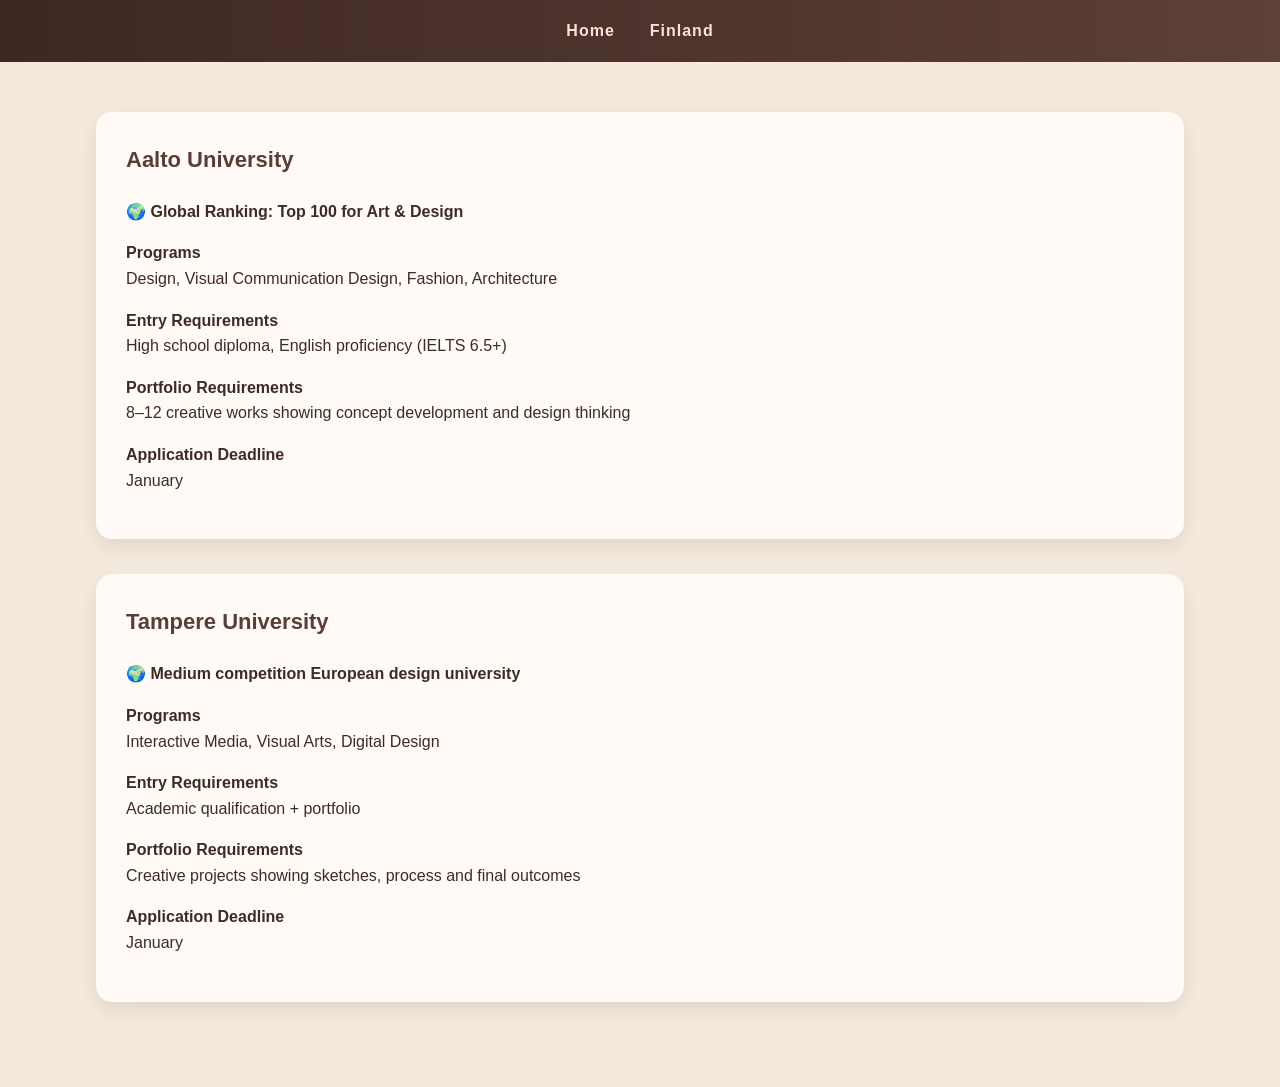
<file: finland.html>
<!DOCTYPE html>
<html lang="en">
<head>
<meta charset="UTF-8">
<meta name="viewport" content="width=device-width, initial-scale=1.0">
<title>Finland | Arts & Design Universities</title>
<link rel="stylesheet" href="style.css">
</head>

<body>

<nav>
  <ul>
    <li><a href="index.html">Home</a></li>
    <li><a href="finland.html">Finland</a></li>
  </ul>
</nav>

<div class="container">


<!-- AALTO UNIVERSITY -->
<div class="university">

<h3>Aalto University</h3>

<p class="ranking">🌍 Global Ranking: Top 100 for Art & Design</p>

<p><strong>Programs</strong><br>
Design, Visual Communication Design, Fashion, Architecture
</p>

<p><strong>Entry Requirements</strong><br>
High school diploma, English proficiency (IELTS 6.5+)
</p>

<p><strong>Portfolio Requirements</strong><br>
8–12 creative works showing concept development and design thinking
</p>

<p><strong>Application Deadline</strong><br>
January
</p>

</div>


<!-- TAMPERE UNIVERSITY -->
<div class="university">

<h3>Tampere University</h3>

<p class="ranking">🌍 Medium competition European design university</p>

<p><strong>Programs</strong><br>
Interactive Media, Visual Arts, Digital Design
</p>

<p><strong>Entry Requirements</strong><br>
Academic qualification + portfolio
</p>

<p><strong>Portfolio Requirements</strong><br>
Creative projects showing sketches, process and final outcomes
</p>

<p><strong>Application Deadline</strong><br>
January
</p>

</div>

</div>



</body>
</html>
</file>
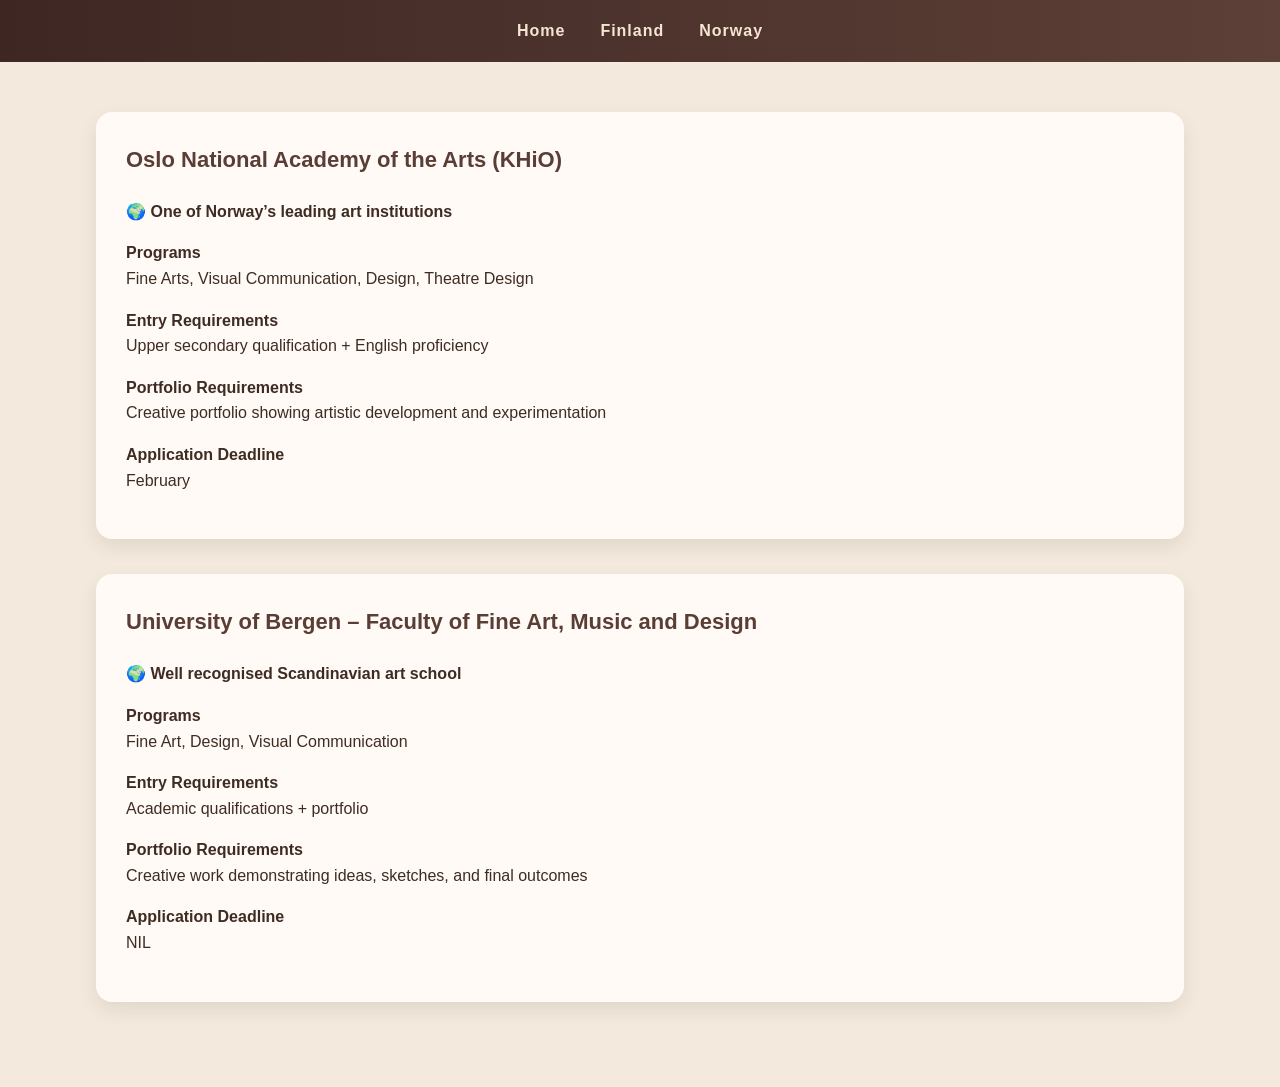
<file: norway.html>
<!DOCTYPE html>
<html lang="en">
<head>
<meta charset="UTF-8">
<meta name="viewport" content="width=device-width, initial-scale=1.0">
<title>Finland | Arts & Design Universities</title>
<link rel="stylesheet" href="style.css">
</head>

<body>

<nav>
  <ul>
    <li><a href="index.html">Home</a></li>
    <li><a href="finland.html">Finland</a></li>
    <li><a href="norway.html">Norway</a></li>

  </ul>
</nav>

<div class="container">


<!-- OSLO NATIONAL ACADEMY OF THE ARTS -->
<div class="university">

<h3>Oslo National Academy of the Arts (KHiO)</h3>

<p class="ranking">🌍 One of Norway’s leading art institutions</p>

<p><strong>Programs</strong><br>
Fine Arts, Visual Communication, Design, Theatre Design
</p>

<p><strong>Entry Requirements</strong><br>
Upper secondary qualification + English proficiency
</p>

<p><strong>Portfolio Requirements</strong><br>
Creative portfolio showing artistic development and experimentation
</p>

<p><strong>Application Deadline</strong><br>
February
</p>

</div>


<!-- BERGEN ACADEMY OF ART AND DESIGN -->
<div class="university">

<h3>University of Bergen – Faculty of Fine Art, Music and Design</h3>

<p class="ranking">🌍 Well recognised Scandinavian art school</p>

<p><strong>Programs</strong><br>
Fine Art, Design, Visual Communication
</p>

<p><strong>Entry Requirements</strong><br>
Academic qualifications + portfolio
</p>

<p><strong>Portfolio Requirements</strong><br>
Creative work demonstrating ideas, sketches, and final outcomes
</p>

<p><strong>Application Deadline</strong><br>
NIL
</p>

</div>

</div>
</div>



</body>
</html>
</file>
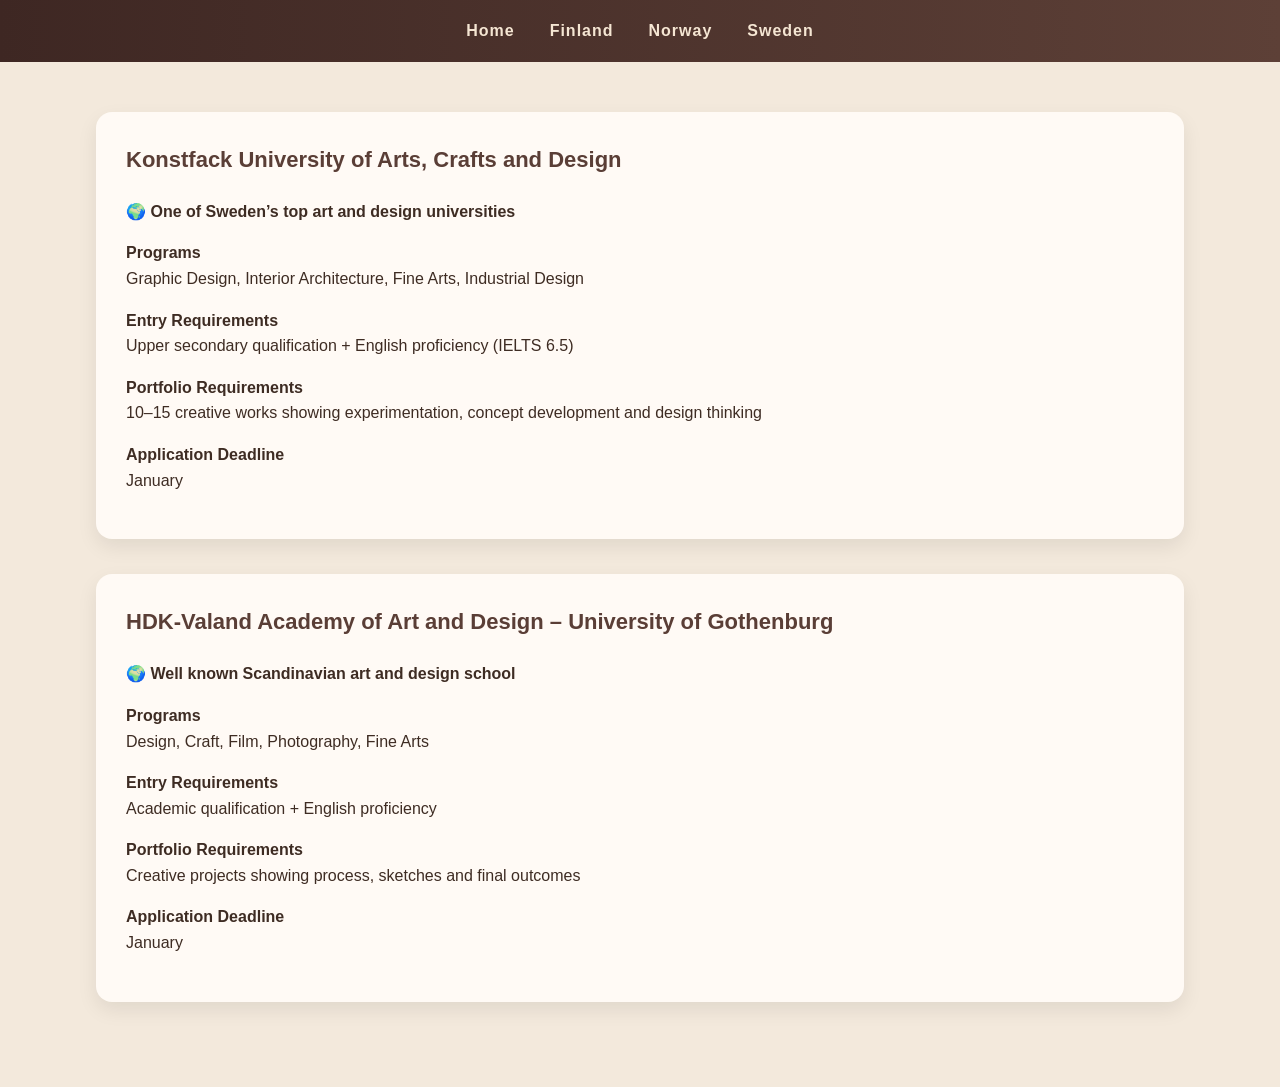
<file: sweden.html>
<!DOCTYPE html>
<html lang="en">
<head>
<meta charset="UTF-8">
<meta name="viewport" content="width=device-width, initial-scale=1.0">
<title>Finland | Arts & Design Universities</title>
<link rel="stylesheet" href="style.css">
</head>

<body>

<nav>
  <ul>
    <li><a href="index.html">Home</a></li>
    <li><a href="finland.html">Finland</a></li>
    <li><a href="norway.html">Norway</a></li>
    <li><a href="sweden.html">Sweden</a></li>

  </ul>
</nav>

<div class="container">


<!-- KONSTFACK UNIVERSITY -->
<div class="university">

<h3>Konstfack University of Arts, Crafts and Design</h3>

<p class="ranking">🌍 One of Sweden’s top art and design universities</p>

<p><strong>Programs</strong><br>
Graphic Design, Interior Architecture, Fine Arts, Industrial Design
</p>

<p><strong>Entry Requirements</strong><br>
Upper secondary qualification + English proficiency (IELTS 6.5)
</p>

<p><strong>Portfolio Requirements</strong><br>
10–15 creative works showing experimentation, concept development and design thinking
</p>

<p><strong>Application Deadline</strong><br>
January
</p>

</div>


<!-- HDK-VALAND ACADEMY -->
<div class="university">

<h3>HDK-Valand Academy of Art and Design – University of Gothenburg</h3>

<p class="ranking">🌍 Well known Scandinavian art and design school</p>

<p><strong>Programs</strong><br>
Design, Craft, Film, Photography, Fine Arts
</p>

<p><strong>Entry Requirements</strong><br>
Academic qualification + English proficiency
</p>

<p><strong>Portfolio Requirements</strong><br>
Creative projects showing process, sketches and final outcomes
</p>

<p><strong>Application Deadline</strong><br>
January
</p>

</div>

</div>
</div>



</body>
</html>
</file>
<file: style.css>
/* GENERAL */
body {
  margin: 0;
  font-family: 'Montserrat', sans-serif;
  background-color: #f3e9dc;
  color: #3e2c23;
  line-height: 1.6;
}

/* NAVIGATION */
nav {
  background: linear-gradient(to right, #3e2723, #5d4037);
  padding: 18px 0;
  position: sticky;
  top: 0;
  z-index: 1000;
}

nav ul {
  list-style: none;
  display: flex;
  justify-content: center;
  gap: 35px;
  margin: 0;
  padding: 0;
}

nav a {
  color: #f5e6d3;
  text-decoration: none;
  font-weight: 600;
  letter-spacing: 1px;
  position: relative;
  transition: 0.3s ease;
}

/* Underline animation */
nav a::after {
  content: "";
  position: absolute;
  width: 0%;
  height: 2px;
  left: 0;
  bottom: -5px;
  background-color: #d7b899;
  transition: 0.3s ease;
}

nav a:hover {
  color: #ffe0c2;
}

nav a:hover::after {
  width: 100%;
}
/* CONTAINER */
.container {
  width: 85%;
  margin: auto;
  padding: 50px 0;
}

/* SECTION TITLE */
.section-title {
  font-size: 32px;
  border-left: 5px solid #c6a27e;
  padding-left: 15px;
  margin-bottom: 40px;
}

/* IMAGE */
.country-image {
  width: 100%;
  border-radius: 16px;
  margin-bottom: 50px;
  box-shadow: 0 10px 25px rgba(0,0,0,0.12);
}
/* INDEX HERO SECTION */
.hero {
    text-align: center;
    padding: 80px 20px 60px;
}

.hero h1 {
    font-size: 48px;
    font-weight: 700;
    letter-spacing: 2px;
    text-transform: uppercase;
    color: #4a2c2a;
    margin-bottom: 20px;
    font-family: 'Playfair Display', serif;
}

.subtitle {
    font-size: 20px;
    color: #7a5c58;
    letter-spacing: 1px;
}
/* UNIVERSITY CARD */
.university {
  background: #fffaf5;
  padding: 30px;
  border-radius: 16px;
  margin-bottom: 35px;
  box-shadow: 0 8px 20px rgba(0,0,0,0.08);
  transition: transform 0.3s ease;
}
.university:hover {
  transform: translateY(-5px);
}
.university h3 {
   margin-top: 0;
  font-size: 22px;
  color: #5a3e36;
}
.ranking {
  font-weight: 600;
  margin-bottom: 10px;
}

.ranking span {
  background-color: #d7b899;
  padding: 4px 10px;
  border-radius: 8px;
  font-size: 14px;
  margin-left: 5px;
}
</file>
